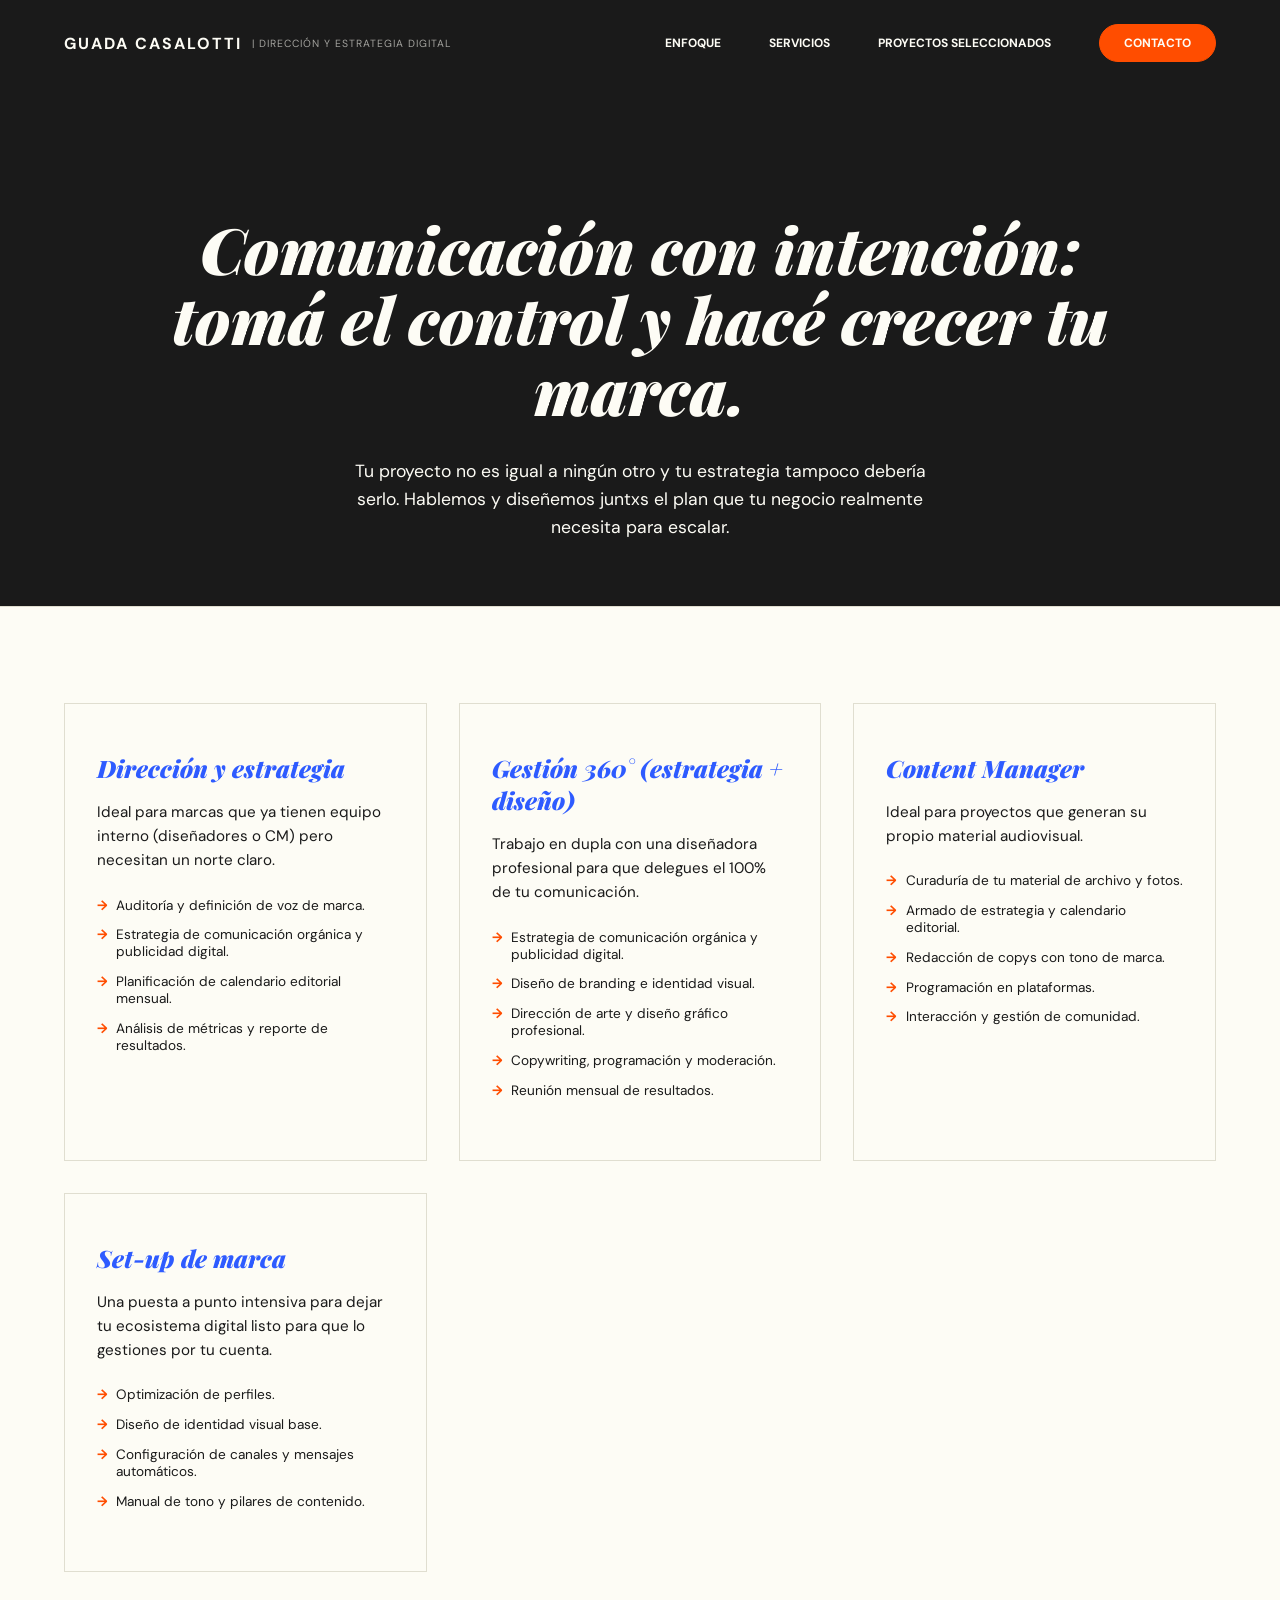
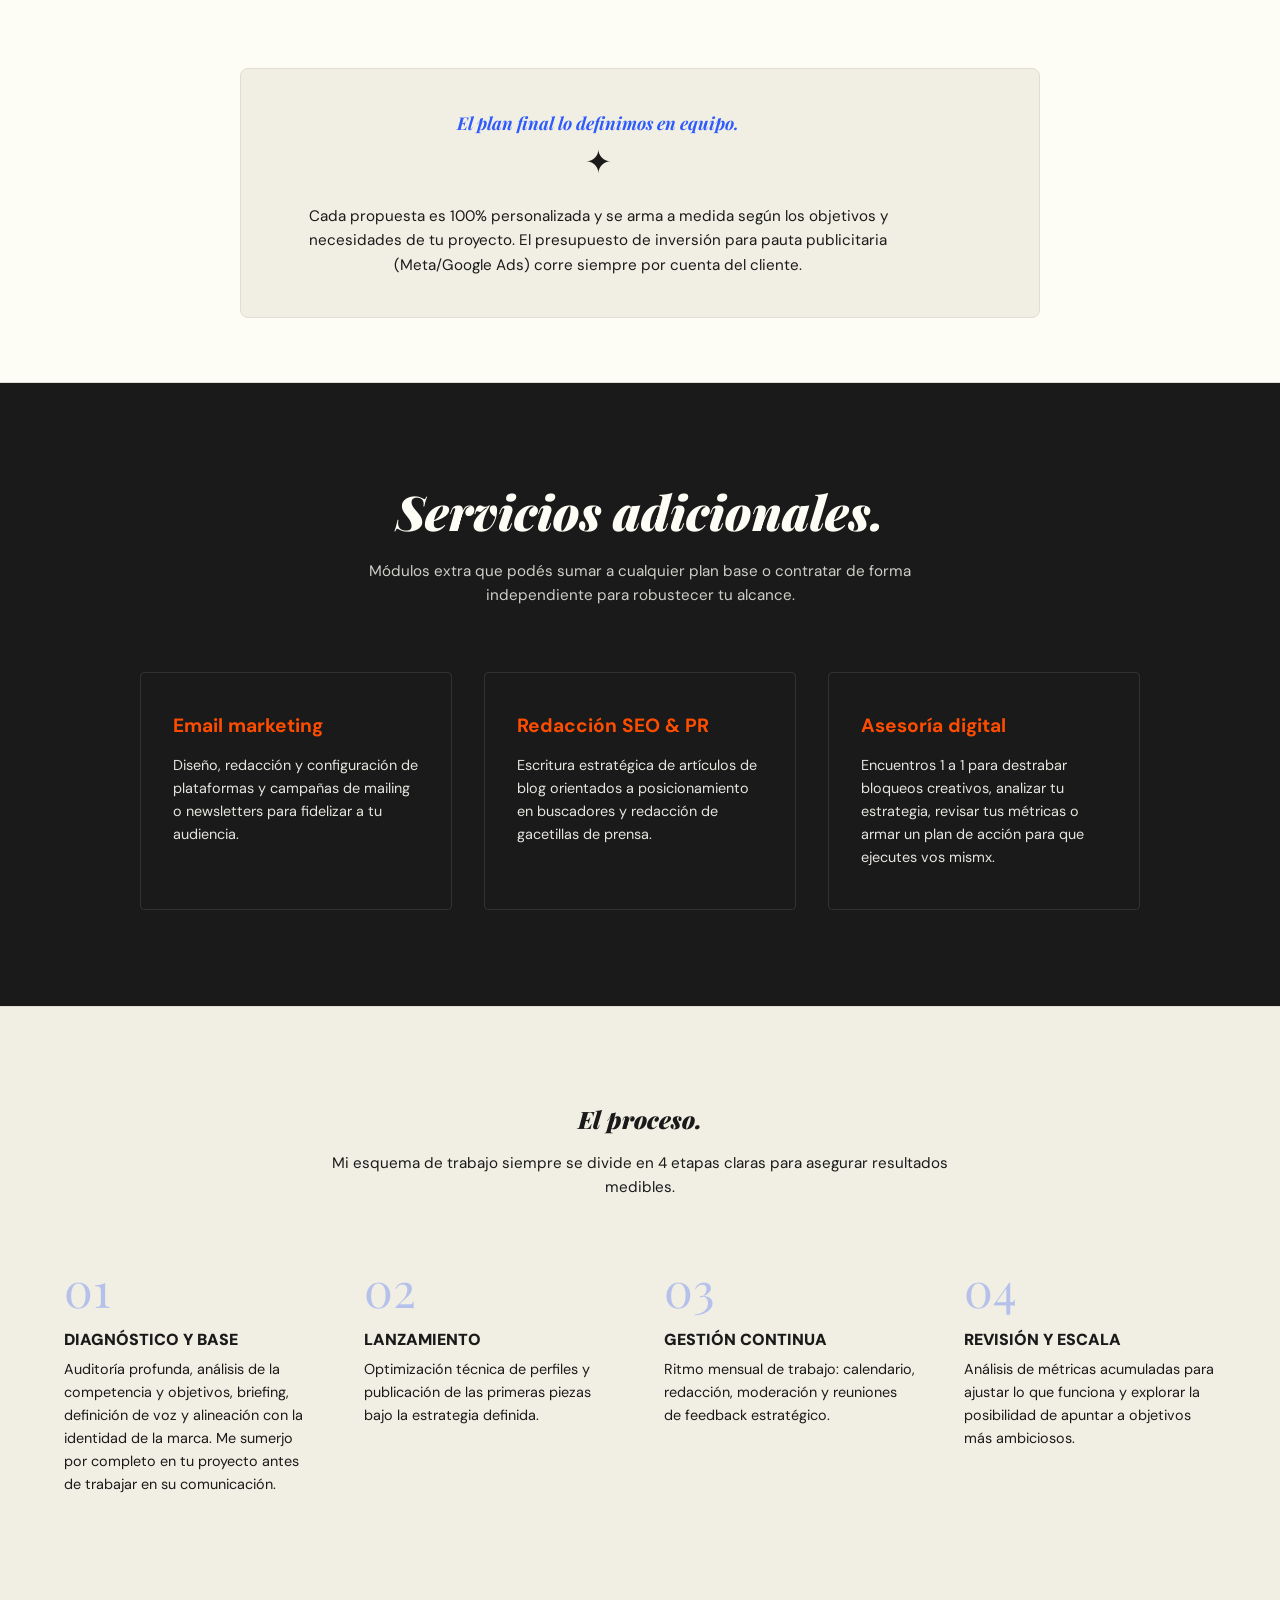
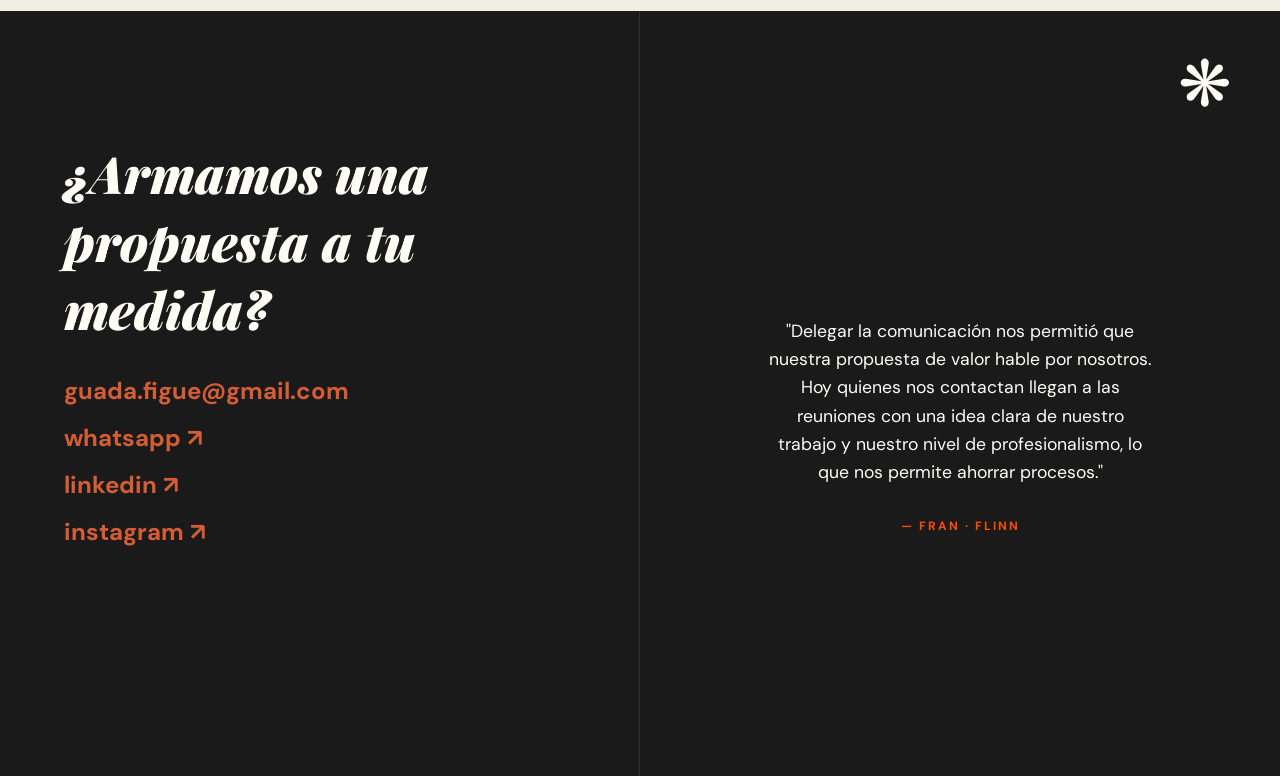
<file: servicios.html>
﻿<!DOCTYPE html>
<html lang="es">
<head>
    <meta charset="UTF-8">
    <meta name="viewport" content="width=device-width, initial-scale=1.0">
    <title>Servicios | Guada Casalotti</title>
    <link rel="preconnect" href="https://fonts.googleapis.com">
    <link href="https://fonts.googleapis.com/css2?family=DM+Sans:wght@400;700&family=Playfair+Display:ital,wght@0,900;1,900&display=swap" rel="stylesheet">
    <link rel="stylesheet" href="styles.css">
</head>
<body>

   <nav class="nav-grid">
        <div class="nav-left logo" style="display: flex; align-items: center; gap: 10px; white-space: nowrap;">
            <span>GUADA CASALOTTI</span>
            <span style="font-family: var(--font-sans); font-size: 0.65rem; font-weight: 400; letter-spacing: 1px; color: var(--canvas); opacity: 0.6; white-space: nowrap;">| DIRECCIÓN Y ESTRATEGIA DIGITAL</span>
        </div>
        <div class="nav-center hide-mobile">
            <a href="index.html#sobre">Enfoque</a>
            <a href="servicios.html">Servicios</a>
            <a href="index.html#proyectos">Proyectos Seleccionados</a>
            <a href="index.html#contacto" class="btn-contacto-nav">Contacto</a>
        </div>
    </nav>

    <header class="servicios-header">
        <h1 class="serif">Comunicación con intención:<br>tomá el control <em> y hacé crecer tu marca.</em></h1>
        <p style="margin: 2rem auto 0 auto; max-width: 600px; font-size: 1.1rem;">Tu proyecto no es igual a ningún otro y tu estrategia tampoco debería serlo. Hablemos y diseñemos juntxs el plan que tu negocio realmente necesita para escalar.</p>
    </header>

    <section class="servicios-grid">
        <div class="servicio-card">
            <h3>Dirección y estrategia</h3>
            <p>Ideal para marcas que ya tienen equipo interno (diseñadores o CM) pero necesitan un norte claro.</p>
            <ul class="servicios-lista">
                <li>Auditoría y definición de voz de marca.</li>
                <li>Estrategia de comunicación orgánica y publicidad digital.</li>
                <li>Planificación de calendario editorial mensual.</li>
                <li>Análisis de métricas y reporte de resultados.</li>
            </ul>
        </div>

        <div class="servicio-card">
            <h3>Gestión 360° (estrategia + diseño)</h3>
            <p>Trabajo en dupla con una diseñadora profesional para que delegues el 100% de tu comunicación.</p>
            <ul class="servicios-lista">
                <li>Estrategia de comunicación orgánica y publicidad digital.</li>
                <li>Diseño de branding e identidad visual.</li>
                <li>Dirección de arte y diseño gráfico profesional.</li>
                <li>Copywriting, programación y moderación.</li>
                <li>Reunión mensual de resultados.</li>
            </ul>
        </div>

        <div class="servicio-card">
            <h3>Content Manager</h3>
            <p>Ideal para proyectos que generan su propio material audiovisual.</p>
            <ul class="servicios-lista">
                <li>Curaduría de tu material de archivo y fotos.</li>
                <li>Armado de estrategia y calendario editorial.</li>
                <li>Redacción de copys con tono de marca.</li>
                <li>Programación en plataformas.</li>
                <li>Interacción y gestión de comunidad.</li>
            </ul>
        </div>

        <div class="servicio-card">
            <h3>Set-up de marca</h3>
            <p>Una puesta a punto intensiva para dejar tu ecosistema digital listo para que lo gestiones por tu cuenta.</p>
            <ul class="servicios-lista">
                <li>Optimización de perfiles.</li>
                <li>Diseño de identidad visual base.</li>
                <li>Configuración de canales y mensajes automáticos.</li>
                <li>Manual de tono y pilares de contenido.</li>
            </ul>
        </div>
    </section>

    <section class="aclaraciones-section" style="padding: 0 4rem 4rem 4rem; background-color: var(--canvas);">
        <div style="background-color: #F1EFE3; border: 1px solid var(--line); border-radius: 8px; padding: 2.5rem 2rem; max-width: 800px; margin: 0 auto; text-align: center; position: relative;">
            <p style="font-size: 0.95rem; color: var(--ink); margin: 0; line-height: 1.6; font-family: var(--font-sans);">
                <strong style="font-family: var(--font-serif); font-style: italic; font-size: 1.1rem; color: var(--cobalt);">El plan final lo definimos en equipo.</strong> <br>
                            <span style="font-size: 2rem; display: block; margin-bottom: 1rem; color: var(--ink);">✦</span>
                Cada propuesta es 100% personalizada y se arma a medida según los objetivos y necesidades de tu proyecto. El presupuesto de inversión para pauta publicitaria (Meta/Google Ads) corre siempre por cuenta del cliente.
            </p>
        </div>
    </section>

    <section class="extras-section" style="padding: 6rem 4rem; background-color: var(--ink); color: var(--canvas); border-top: 1px solid var(--line);">
        <div style="text-align: center; margin-bottom: 4rem;">
            <h2 class="serif" style="font-size: clamp(2rem, 4vw, 3rem); color: var(--canvas);">Servicios <em>adicionales.</em></h2>
            <p style="margin: 1rem auto; color: var(--canvas); opacity: 0.8; max-width: 600px;">Módulos extra que podés sumar a cualquier plan base o contratar de forma independiente para robustecer tu alcance.</p>
        </div>
        
        <div style="display: grid; grid-template-columns: repeat(auto-fit, minmax(250px, 1fr)); gap: 2rem; max-width: 1000px; margin: 0 auto;">
            <div style="border: 1px solid rgba(255,255,255,0.1); padding: 2.5rem 2rem; border-radius: 4px; transition: transform 0.3s ease;">
                <h4 style="color: var(--neon); margin-bottom: 1rem; font-weight: 700; font-size: 1.2rem;">Email marketing</h4>
                <p style="font-size: 0.9rem; color: var(--canvas); margin: 0; opacity: 0.9;">Diseño, redacción y configuración de plataformas y campañas de mailing o newsletters para fidelizar a tu audiencia.</p>
            </div>
            <div style="border: 1px solid rgba(255,255,255,0.1); padding: 2.5rem 2rem; border-radius: 4px; transition: transform 0.3s ease;">
                <h4 style="color: var(--neon); margin-bottom: 1rem; font-weight: 700; font-size: 1.2rem;">Redacción SEO & PR</h4>
                <p style="font-size: 0.9rem; color: var(--canvas); margin: 0; opacity: 0.9;">Escritura estratégica de artículos de blog orientados a posicionamiento en buscadores y redacción de gacetillas de prensa.</p>
            </div>
            <div style="border: 1px solid rgba(255,255,255,0.1); padding: 2.5rem 2rem; border-radius: 4px; transition: transform 0.3s ease;">
                <h4 style="color: var(--neon); margin-bottom: 1rem; font-weight: 700; font-size: 1.2rem;">Asesoría digital</h4>
                <p style="font-size: 0.9rem; color: var(--canvas); margin: 0; opacity: 0.9;">Encuentros 1 a 1 para destrabar bloqueos creativos, analizar tu estrategia, revisar tus métricas o armar un plan de acción para que ejecutes vos mismx.</p>
            </div>
        </div>
    </section>

    <section class="metodologia-section">
        <div class="projects-header" style="text-align: center; margin-bottom: 0;">
            <h2 class="serif">El proceso.</h2>
            <p style="margin: 1rem auto; text-align: center;">Mi esquema de trabajo siempre se divide en 4 etapas claras para asegurar resultados medibles.</p>
        </div>
        
        <div class="metodologia-grid">
            <div class="etapa-card">
                <span style="font-family: var(--font-serif); font-size: 3rem; color: var(--cobalt); opacity: 0.3; line-height: 1;">01</span>
                <h4>Diagnóstico y base</h4>
                <p>Auditoría profunda, análisis de la competencia y objetivos, briefing, definición de voz y alineación con la identidad de la marca. Me sumerjo por completo en tu proyecto antes de trabajar en su comunicación.</p>
            </div>
            <div class="etapa-card">
                <span style="font-family: var(--font-serif); font-size: 3rem; color: var(--cobalt); opacity: 0.3; line-height: 1;">02</span>
                <h4>Lanzamiento</h4>
                <p>Optimización técnica de perfiles y publicación de las primeras piezas bajo la estrategia definida.</p>
            </div>
            <div class="etapa-card">
                <span style="font-family: var(--font-serif); font-size: 3rem; color: var(--cobalt); opacity: 0.3; line-height: 1;">03</span>
                <h4>Gestión continua</h4>
                <p>Ritmo mensual de trabajo: calendario, redacción, moderación y reuniones de feedback estratégico.</p>
            </div>
            <div class="etapa-card">
                <span style="font-family: var(--font-serif); font-size: 3rem; color: var(--cobalt); opacity: 0.3; line-height: 1;">04</span>
                <h4>Revisión y escala</h4>
                <p>Análisis de métricas acumuladas para ajustar lo que funciona y explorar la posibilidad de apuntar a objetivos más ambiciosos.</p>
            </div>
        </div>
    </section>

    <footer class="contact-split">
        <div class="contact-left">
            <div class="contact-wrapper">
                <h2 class="serif">¿Armamos una propuesta <em>a tu medida?</em></h2>
                <div class="big-links-stack">
                    <a href="mailto:guada.figue@gmail.com">guada.figue@gmail.com</a>
                    <a href="https://wa.link/puh8q9" target="_blank">whatsapp ↗</a>
                    <a href="https://www.linkedin.com/in/guadacasalotti" target="_blank">linkedin ↗</a>
                    <a href="https://instagram.com/guada.comunica" target="_blank">instagram ↗</a>
                </div>
            </div>
        </div>
        <div class="contact-right dynamic-bg" style="background-color: var(--ink);">
            <span class="emoji-changer-footer" style="color: var(--canvas);"></span>
            <div class="testimonial-box" style="padding: 8rem 4rem 4rem 4rem; background: var(--ink); text-align: center; display: flex; flex-direction: column; justify-content: center; align-items: center; min-height: 100%;">
    <p style="font-family: var(--font-sans); font-size: 1.1rem; color: var(--canvas); line-height: 1.6; max-width: 500px; margin-bottom: 2rem;">"Delegar la comunicación nos permitió que nuestra propuesta de valor hable por nosotros. Hoy quienes nos contactan llegan a las reuniones con una idea clara de nuestro trabajo y nuestro nivel de profesionalismo, lo que nos permite ahorrar procesos."</p>
    <span style="color: var(--neon); font-size: 0.75rem; font-weight: 700; text-transform: uppercase; letter-spacing: 2px;">— FRAN · FLINN</span>
</div>
        </div>
    </footer>
</body>
</html>
</file>
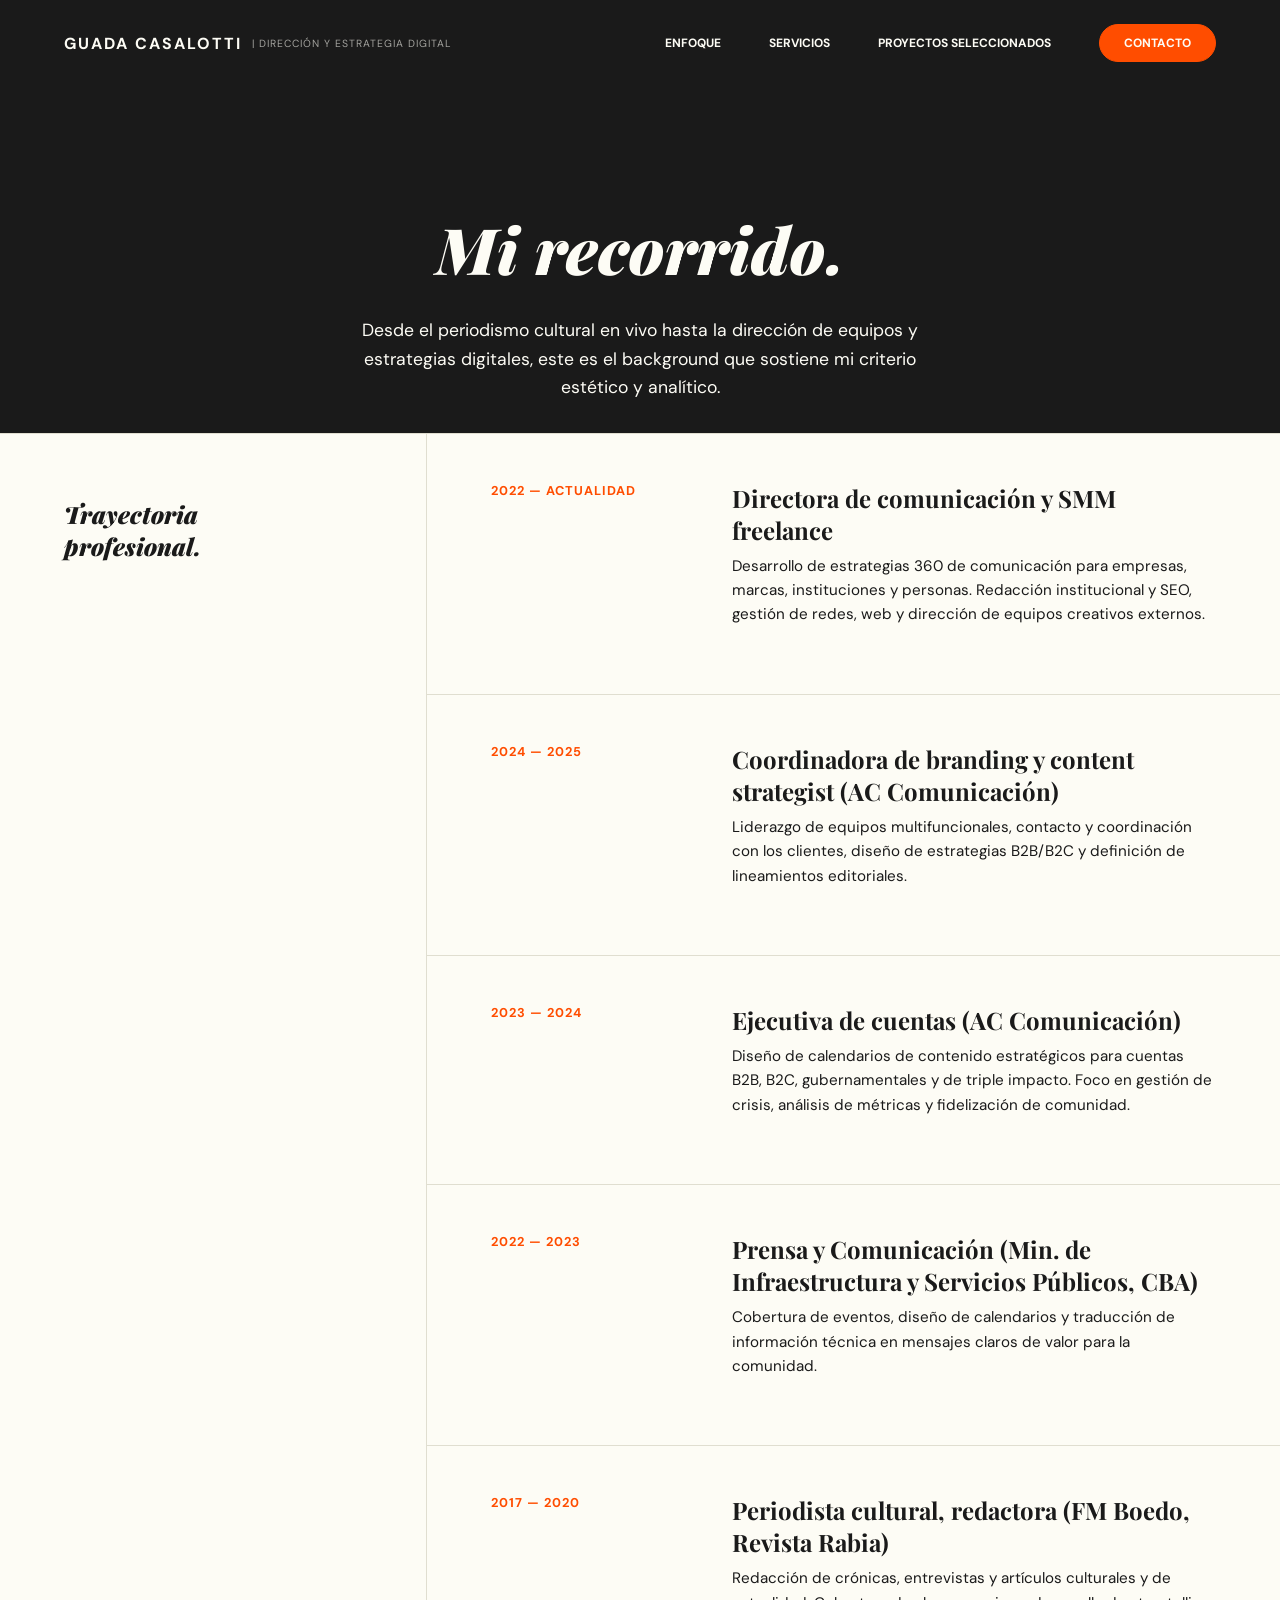
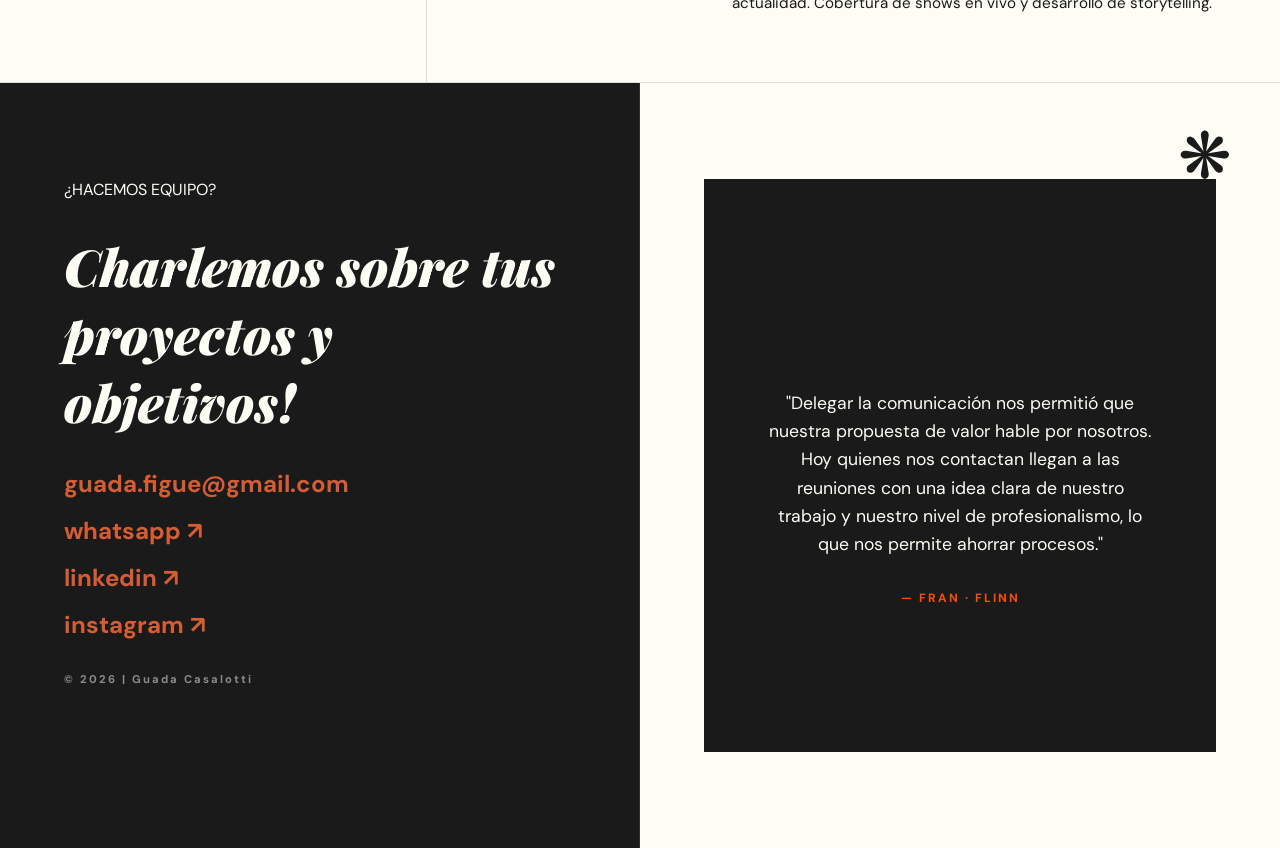
<file: trayectoria.html>
﻿<!DOCTYPE html>
<html lang="es">
<head>
    <meta charset="UTF-8">
    <meta name="viewport" content="width=device-width, initial-scale=1.0">
    <title>Trayectoria | Guada Casalotti</title>
    <link rel="preconnect" href="https://fonts.googleapis.com">
    <link href="https://fonts.googleapis.com/css2?family=DM+Sans:wght@400;700&family=Playfair+Display:ital,wght@0,900;1,900&display=swap" rel="stylesheet">
    <link rel="stylesheet" href="styles.css">
</head>
<body>

    <nav class="nav-grid">
        <div class="nav-left logo" style="display: flex; align-items: center; gap: 10px; white-space: nowrap;">
            <span>GUADA CASALOTTI</span>
            <span style="font-family: var(--font-sans); font-size: 0.65rem; font-weight: 400; letter-spacing: 1px; color: var(--canvas); opacity: 0.6; white-space: nowrap;">| DIRECCIÓN Y ESTRATEGIA DIGITAL</span>
        </div>
        <div class="nav-center hide-mobile">
            <a href="index.html#sobre">Enfoque</a>
            <a href="servicios.html">Servicios</a>
            <a href="index.html#proyectos">Proyectos Seleccionados</a>
            <a href="index.html#contacto" class="btn-contacto-nav">Contacto</a>
        </div>
    </nav>

    <header class="servicios-header" style="padding-bottom: 2rem;">
        <h1 class="serif">Mi <em>recorrido.</em></h1>
        <p style="margin: 2rem auto 0 auto; max-width: 600px; font-size: 1.1rem;">Desde el periodismo cultural en vivo hasta la dirección de equipos y estrategias digitales, este es el background que sostiene mi criterio estético y analítico.</p>
    </header>

    <section id="experiencia" class="exp-grid" style="background-color: var(--canvas);">
        <div class="exp-header">
            <h2 class="serif">Trayectoria <br>profesional.</h2>
        </div>
        <div class="exp-list">
            <div class="exp-item">
                <div class="exp-meta">2022 — ACTUALIDAD</div>
                <div class="exp-info">
                    <h3>Directora de comunicación y SMM freelance</h3>
                    <p>Desarrollo de estrategias 360 de comunicación para empresas, marcas, instituciones y personas. Redacción institucional y SEO, gestión de redes, web y dirección de equipos creativos externos.</p>
                </div>
            </div>
            <div class="exp-item">
                <div class="exp-meta">2024 — 2025</div>
                <div class="exp-info">
                    <h3>Coordinadora de branding y content strategist (AC Comunicación)</h3>
                    <p>Liderazgo de equipos multifuncionales, contacto y coordinación con los clientes, diseño de estrategias B2B/B2C y definición de lineamientos editoriales.</p>
                </div>
            </div>
            <div class="exp-item">
                <div class="exp-meta">2023 — 2024</div>
                <div class="exp-info">
                    <h3>Ejecutiva de cuentas (AC Comunicación)</h3>
                    <p>Diseño de calendarios de contenido estratégicos para cuentas B2B, B2C, gubernamentales y de triple impacto. Foco en gestión de crisis, análisis de métricas y fidelización de comunidad.</p>
                </div>
            </div>
            <div class="exp-item">
                <div class="exp-meta">2022 — 2023</div>
                <div class="exp-info">
                    <h3>Prensa y Comunicación (Min. de Infraestructura y Servicios Públicos, CBA)</h3>
                    <p>Cobertura de eventos, diseño de calendarios y traducción de información técnica en mensajes claros de valor para la comunidad.</p>
                </div>
            </div>
            <div class="exp-item">
                <div class="exp-meta">2017 — 2020</div>
                <div class="exp-info">
                    <h3>Periodista cultural, redactora (FM Boedo, Revista Rabia)</h3>
                    <p>Redacción de crónicas, entrevistas y artículos culturales y de actualidad. Cobertura de shows en vivo y desarrollo de storytelling.</p>
                </div>
            </div>
        </div>
    </section>

    <footer id="contacto" class="contact-split">
        <div class="contact-left">
            <div class="contact-wrapper">
                <span class="neon-text">¿HACEMOS EQUIPO?</span>
                <h2 class="serif">Charlemos sobre tus <em>proyectos y objetivos!</em></h2>
                <div class="big-links-stack">
                    <a href="mailto:guada.figue@gmail.com">guada.figue@gmail.com</a>
                    <a href="https://wa.link/puh8q9" target="_blank">whatsapp ↗</a>
                    <a href="https://www.linkedin.com/in/guadacasalotti" target="_blank">linkedin ↗</a>
                    <a href="https://instagram.com/guada.comunica" target="_blank">instagram ↗</a>
                </div>
                <div class="footer-bar">
                    <span>© 2026 | Guada Casalotti</span>
                </div>
            </div>
        </div>

        <div class="contact-right dynamic-bg">
            <span class="emoji-changer-footer"></span>
            <div class="testimonial-box" style="padding: 8rem 4rem 4rem 4rem; background: var(--ink); text-align: center; display: flex; flex-direction: column; justify-content: center; align-items: center; min-height: 100%;">
    <p style="font-family: var(--font-sans); font-size: 1.1rem; color: var(--canvas); line-height: 1.6; max-width: 500px; margin-bottom: 2rem;">"Delegar la comunicación nos permitió que nuestra propuesta de valor hable por nosotros. Hoy quienes nos contactan llegan a las reuniones con una idea clara de nuestro trabajo y nuestro nivel de profesionalismo, lo que nos permite ahorrar procesos."</p>
    <span style="color: var(--neon); font-size: 0.75rem; font-weight: 700; text-transform: uppercase; letter-spacing: 2px;">— FRAN · FLINN</span>
</div>
        </div>
    </footer>
</body>
</html>
</file>
<file: styles.css>
﻿:root {
    --canvas: #FDFCF5;
    --ink: #1A1A1A;
    --cobalt: #2E5BFF;
    --neon: #FF4D00;
    --line: #E0DED0;
    --font-serif: 'Playfair Display', serif;
    --font-sans: 'DM Sans', sans-serif;
}

html { scroll-behavior: smooth; }
* { margin: 0; padding: 0; box-sizing: border-box; }

body { background-color: var(--canvas); color: var(--ink); font-family: var(--font-sans); overflow-x: hidden; background-image: url("https://www.transparenttextures.com/patterns/natural-paper.png"); }

p { font-size: 0.95rem; line-height: 1.6; max-width: 65ch; margin-bottom: 1.2rem; }
.serif { font-family: var(--font-serif); font-weight: 900; font-style: italic; }
em { font-family: var(--font-serif); font-style: italic; }

/* MARQUESINA */
.marquee-top { background: #D45D35; color: var(--canvas); padding: 12px 0; font-weight: 700; font-size: 0.75rem; overflow: hidden; display: flex; border-bottom: 1px solid var(--ink); }
.marquee-content { display: flex; white-space: nowrap; animation: marquee 35s linear infinite; }
@keyframes marquee { 0% { transform: translateX(0); } 100% { transform: translateX(-33.33%); } }

/* NAV NUEVO Y ESPACIADO */
.nav-grid { 
    display: flex; 
    justify-content: space-between; 
    align-items: center; 
    padding: 1.5rem 4rem; 
    position: sticky; 
    top: 0; 
    z-index: 1000; 
    background-color: var(--ink); 
    color: var(--canvas); 
}
.nav-left { font-weight: 700; text-transform: uppercase; letter-spacing: 2px; }
.nav-center { display: flex; gap: 3rem; align-items: center; }
.nav-center a { color: var(--canvas); text-decoration: none; font-size: 0.75rem; font-weight: 700; text-transform: uppercase; transition: all 0.3s ease; }
.nav-center a:hover { color: #A685E2; }

/* BOTÓN DE CONTACTO EN EL MENÚ */
.btn-contacto-nav {
    background-color: var(--neon);
    color: var(--canvas) !important;
    padding: 10px 24px;
    border-radius: 50px;
    border: 1px solid var(--neon);
}
.btn-contacto-nav:hover {
    background-color: transparent;
    color: var(--neon) !important;
}

/* HERO */
.hero-split { display: grid; grid-template-columns: 1fr 1fr; height: 90vh; border-bottom: 1px solid var(--line); overflow: hidden; }
.hero-left-dynamic { display: flex; justify-content: center; align-items: center; position: relative; animation: syncColorsLeft 3s infinite cubic-bezier(0.77, 0, 0.175, 1); }
.shape-container { width: 75%; max-width: 450px; aspect-ratio: 4 / 5; max-height: 80%; position: relative; animation: morphShape 3s infinite cubic-bezier(0.77, 0, 0.175, 1); overflow: hidden; z-index: 1; }
.slide-img { position: absolute; top: 0; left: 0; width: 100%; height: 100%; background-size: cover; background-position: center; opacity: 0; animation: fadeImages 3s infinite cubic-bezier(0.77, 0, 0.175, 1); }
.img-1 { background-image: url('feria-del-centro.webp'); animation-delay: 0s; }
.img-2 { background-image: url('concurso-escuelas.webp'); animation-delay: -2s; }
.img-3 { background-image: url('cumbre-2.webp'); animation-delay: -1s; }
.hero-stats { position: absolute; z-index: 10; bottom: 8%; width: 100%; display: grid; place-items: center; }
.stat-pill { grid-area: 1 / 1; background: var(--ink); color: var(--canvas); padding: 12px 25px; border-radius: 50px; font-weight: bold; opacity: 0; animation: fadeStats 3s infinite; text-align: center; max-width: 85%; }
.stat-1 { animation-delay: 0s; }
.stat-2 { animation-delay: -2s; }
.stat-3 { animation-delay: -1s; }
.hero-right-text { padding: 3rem 4rem 0 4rem; display: flex;  flex-direction: column; justify-content: center; background-color: var(--ink); color: var(--canvas); }
.hero-right-text h1 { font-family: var(--font-serif); font-size: clamp(2rem, 3.8vw, 3.5rem); line-height: 1.1; margin-bottom: 0; }
.emoji-changer::after { content: '☺'; font-size: 3.5rem; animation: changeEmoji 3s infinite; display: block; margin-top: 1rem; }

/* BOTONES PRINCIPALES */
.cta-button-hero { margin-top: 2rem; display: inline-block; padding: 15px 35px; background-color: var(--neon); color: var(--canvas); text-decoration: none; font-weight: 700; border-radius: 50px; width: fit-content; text-transform: uppercase; 
    letter-spacing: 1px; font-size: 0.9rem; transition: all 0.3s ease; border: 1px solid var(--neon); 
}
.cta-button-hero:hover { background-color: transparent; color: var(--neon); }

.cta-button-hero.btn-oscuro { background-color: var(--ink); color: var(--canvas); border-color: var(--ink); }
.cta-button-hero.btn-oscuro:hover { background-color: transparent; color: var(--neon); border-color: var(--neon); }

/* DIFERENCIAL */
.diff-grid { display: grid; grid-template-columns: 1fr 2fr; border-bottom: 1px solid var(--line); }
.diff-header { padding: 4rem; border-right: 1px solid var(--line); }
.retrato-guada { width: 100%; max-width: 250px; height: 320px; border-radius: 150px 150px 0 0; overflow: hidden; border: 1px solid var(--line); margin-top: 2rem; }
.retrato-guada img { width: 100%; height: 100%; object-fit: cover; filter: grayscale(1); transition: 0.5s; }
.retrato-guada:hover img { filter: grayscale(0); }
.diff-content { padding: 4rem; display: flex; flex-direction: column; gap: 1.5rem; }
.diff-content p { font-size: clamp(1.1rem, 1.5vw, 1.35rem); }
.diff-content p span { background: var(--neon); color: var(--canvas); padding: 0 8px; font-weight: 700; }

/* PROYECTOS */
.projects-section { padding: 6rem 0; border-bottom: 1px solid var(--line); background-color: #F1EFE3; }
.projects-header { padding: 0 4rem; margin-bottom: 3rem; }
.gallery-wrapper { width: 100%; overflow-x: auto; scrollbar-width: thin; scrollbar-color: var(--neon) rgba(26,26,26,0.05); }
.gallery-track { display: flex; gap: 3rem; width: max-content; padding: 0 2rem 2rem 4rem; }
.gallery-item { width: 450px; flex-shrink: 0; cursor: pointer; }
.p-img-wrapper { width: 100%; aspect-ratio: 3/2; background: var(--ink); overflow: hidden; position: relative; }
.p-img-wrapper img { width: 100%; height: 100%; object-fit: cover; object-position: center center; filter: grayscale(1); transition: 0.8s; }
.gallery-item:hover img { filter: grayscale(0); }
.p-overlay { position: absolute; top: 0; width: 100%; height: 100%; background: rgba(26,26,26,0.7); display: flex; align-items: center; justify-content: center; opacity: 0; transition: 0.3s; }
.gallery-item:hover .p-overlay { opacity: 1; }
.btn-ver-mas { color: var(--canvas); border: 1px solid var(--canvas); padding: 12px 25px; border-radius: 50px; font-weight: bold; }
.p-label { margin-top: 1rem; font-weight: 700; font-size: 0.8rem; color: var(--ink); }

/* TRAYECTORIA CORREGIDA */
.exp-grid { display: grid; grid-template-columns: 1fr 2fr; border-bottom: 1px solid var(--line); }
.exp-header { padding: 4rem; border-right: 1px solid var(--line); }
.exp-list { display: flex; flex-direction: column; }
.exp-item { display: grid; grid-template-columns: 1fr 2fr; padding: 3rem 4rem; border-bottom: 1px solid var(--line); }
.exp-item:last-child { border-bottom: none; }
.exp-meta { font-weight: 700; color: var(--neon); font-size: 0.8rem; letter-spacing: 1px; }
.exp-info h3 { font-family: var(--font-serif); font-size: 1.5rem; margin-bottom: 0.5rem; }

/* MODAL */
.modal-overlay { display: none; position: fixed; z-index: 2000; left: 0; top: 0; width: 100%; height: 100%; background-color: rgba(0,0,0,0.8); backdrop-filter: blur(5px); justify-content: center; align-items: center; }
.modal-content { background-color: var(--canvas); padding: 4rem; width: 90%; max-width: 800px; border-radius: 4px; position: relative; max-height: 85vh; overflow-y: auto; }
.close-modal { color: var(--neon); position: absolute; top: 20px; right: 30px; font-size: 3rem; cursor: pointer; }

/* FOOTER */
.contact-split { display: grid; grid-template-columns: 1fr 1fr; min-height: 85vh; }
.contact-left { padding: 6rem 4rem; background: var(--ink); color: var(--canvas); border-right: 1px solid rgba(255,255,255,0.1); display: flex; flex-direction: column; }
.contact-left h2 { font-size: clamp(2.2rem, 4vw, 3.5rem); margin: 2rem 0; }
.big-links-stack { display: flex; flex-direction: column; gap: 1rem; }
.big-links-stack a { color: #D45D35; text-decoration: none; font-size: 1.5rem; font-weight: 700; transition: color 0.3s; }
.big-links-stack a:hover { color: var(--neon); }
.footer-bar { margin-top: auto; font-size: 0.7rem; letter-spacing: 2px; font-weight: 700; opacity: 0.5; padding-top: 2rem; }
.contact-right { padding: 6rem 4rem; animation: syncColorsRight 3s infinite; display: flex; align-items: center; justify-content: center; position: relative; overflow: hidden; }
.emoji-changer-footer::after { content: '❋'; font-size: 4rem; position: absolute; top: 2rem; right: 3rem; animation: changeEmoji 3s infinite; }
.ig-widget-container { width: 100%; max-width: 500px; z-index: 2; border-radius: 10px; overflow: hidden; }

/* ESTILOS PAGINA SERVICIOS Y TRAYECTORIA */
.servicios-header { padding: 8rem 4rem 4rem 4rem; background-color: var(--ink); color: var(--canvas); text-align: center; border-bottom: 1px solid var(--line); }
.servicios-header h1 { font-size: clamp(2.5rem, 5vw, 4.5rem); line-height: 1.1; }
.servicios-grid { display: grid; grid-template-columns: repeat(auto-fit, minmax(280px, 1fr)); gap: 2rem; padding: 6rem 4rem; background-color: var(--canvas); }
.servicio-card { border: 1px solid var(--line); padding: 3rem 2rem; background: var(--canvas); transition: transform 0.3s ease, box-shadow 0.3s ease; }
.servicio-card:hover { transform: translateY(-5px); box-shadow: 0 15px 30px rgba(0,0,0,0.04); border-color: var(--ink); }
.servicio-card h3 { font-family: var(--font-serif); font-size: 1.5rem; color: var(--cobalt); margin-bottom: 1rem; font-style: italic; font-weight: 900; }
.servicio-card p { font-size: 0.95rem; margin-bottom: 1.5rem; color: var(--ink); }
.servicios-lista { list-style: none; padding: 0; }
.servicios-lista li { font-size: 0.85rem; margin-bottom: 0.8rem; padding-left: 1.2rem; position: relative; color: var(--ink); }
.servicios-lista li::before { content: '→'; position: absolute; left: 0; color: var(--neon); font-weight: bold; }

.metodologia-section { padding: 6rem 4rem; background-color: #F1EFE3; border-top: 1px solid var(--line); }
.metodologia-grid { display: grid; grid-template-columns: repeat(auto-fit, minmax(220px, 1fr)); gap: 3rem; margin-top: 4rem; }
.etapa-card h4 { font-weight: 900; text-transform: uppercase; font-size: 1rem; margin: 1rem 0 0.5rem 0; color: var(--ink); }
.etapa-card p { font-size: 0.9rem; }

/* KEYFRAMES */
@keyframes changeEmoji { 0%, 28% { content: '❋'; color: #D45D35; } 33.33%, 61.33% { content: '✦'; color: var(--canvas); } 66.66%, 94.66% { content: '✎'; color: #A685E2; } 100% { content: '❋'; color: #D45D35; } }
@keyframes morphShape { 0%, 28% { clip-path: inset(0% 0% 0% 0% round 30% 4% 20% 8%); } 33.33%, 61.33% { clip-path: inset(0% 0% 0% 0% round 45% 45% 2% 2%); } 66.66%, 94.66% { clip-path: inset(0% 0% 0% 0% round 5% 35% 5% 35%); } 100% { clip-path: inset(0% 0% 0% 0% round 30% 4% 20% 8%); } }
@keyframes fadeImages { 0%, 28% { opacity: 1; } 33.33%, 94.66% { opacity: 0; } 100% { opacity: 1; } }
@keyframes fadeStats { 0%, 28% { opacity: 1; transform: translateY(0); } 33.33%, 94.66% { opacity: 0; transform: translateY(-10px); } 100% { opacity: 1; transform: translateY(0); } }
@keyframes syncColorsLeft { 0%, 28% { background-color: #A685E2; } 33.33%, 61.33% { background-color: #591C26; } 66.66%, 94.66% { background-color: var(--ink); } 100% { background-color: #A685E2; } } 
@keyframes syncColorsRight { 0%, 28% { background-color: #3B231D; } 33.33%, 61.33% { background-color: var(--ink); } 66.66%, 94.66% { background-color: #D45D35; } 100% { background-color: #3B231D; } }

/* RESPONSIVE CORREGIDO */
@media (max-width: 1024px) {
    /* Menú */
    .nav-grid { padding: 1.5rem 2rem; flex-direction: column; gap: 1.5rem; }
    .nav-center { display: flex; flex-direction: column; gap: 1rem; text-align: center; }
    .nav-center a { font-size: 0.8rem; }
    
    /* CORRECCIÓN DEL HERO Y BOTÓN CORTADO */
    .hero-split { height: auto; min-height: 100vh; overflow: visible; }
    .hero-left-dynamic { min-height: 45vh; padding: 2rem 0; }
    .hero-right-text { padding: 3rem 2rem; align-items: center; text-align: center; }
    .cta-button-hero { 
        white-space: normal; 
        height: auto; 
        text-align: center; 
        line-height: 1.4; 
        padding: 12px 24px; 
        font-size: 0.85rem; 
        margin-top: 1.5rem;
    }

    /* Grillas a 1 columna */
    .hero-split, .diff-grid, .exp-grid, .contact-split { grid-template-columns: 1fr; }
    .exp-item { grid-template-columns: 1fr; padding: 2rem; }
    
    /* Fix para el modal de proyectos */
    .modal-body img { display: block; width: 100%; height: auto; border: none !important; box-shadow: none !important; background: transparent !important; }
}
</file>
